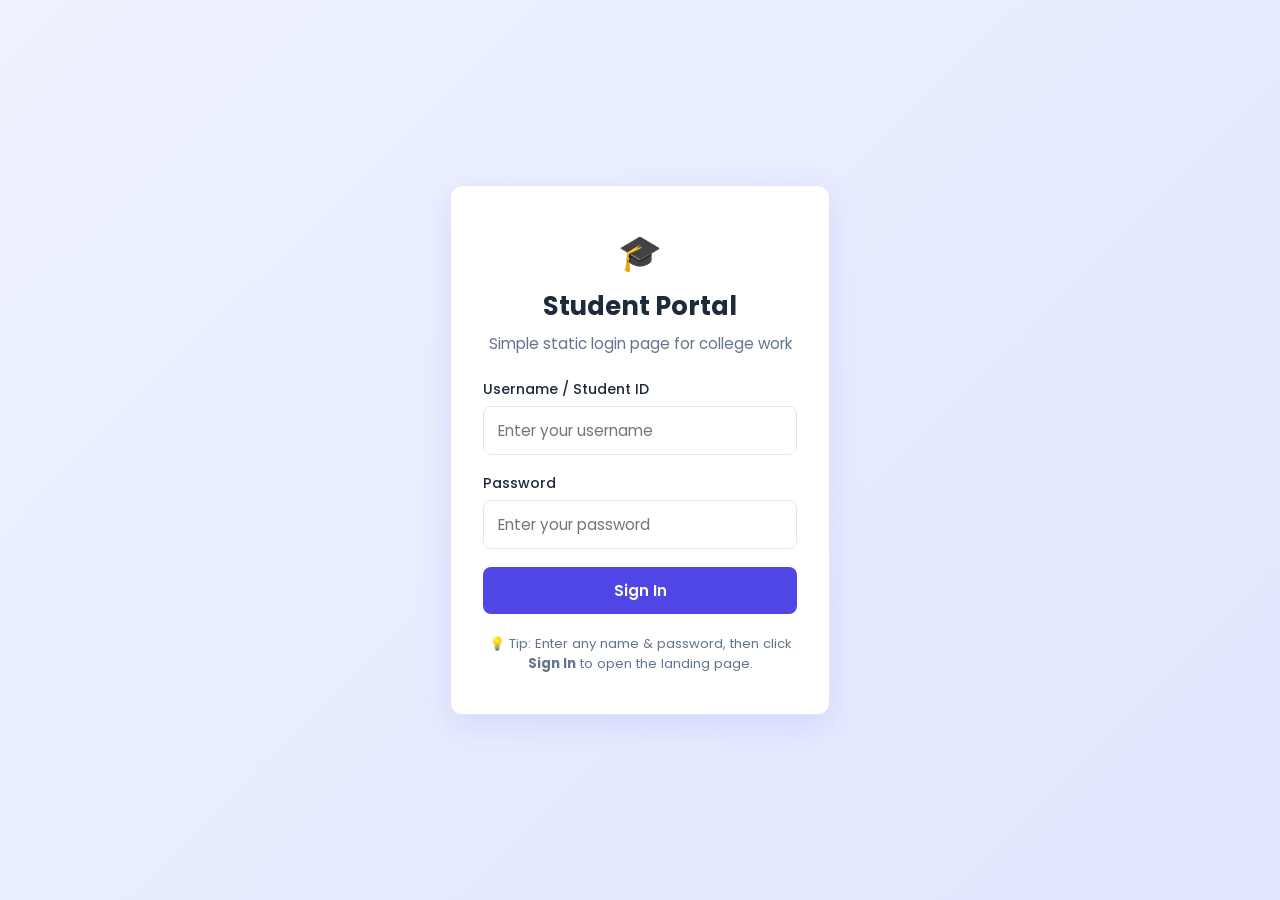
<file: index.html>
<!DOCTYPE html>
<html lang="en">
<head>
    <meta charset="UTF-8">
    <meta name="viewport" content="width=device-width, initial-scale=1.0">
    <title>Login - Simple Static Site</title>
    <link rel="stylesheet" href="style.css">
    <link href="https://fonts.googleapis.com/css2?family=Poppins:wght@300;400;500;600&display=swap" rel="stylesheet">
</head>
<body class="login-page">

    <div class="login-card">
        <div class="card-header">
            <div class="logo-circle">🎓</div>
            <h2>Student Portal</h2>
            <p>Simple static login page for college work</p>
        </div>

        <!-- Static Form: Directs natively to welcome.html without complicated JS -->
        <form action="welcome.html" method="get">
            <div class="form-group">
                <label for="username">Username / Student ID</label>
                <input type="text" id="username" name="username" placeholder="Enter your username" required>
            </div>

            <div class="form-group">
                <label for="password">Password</label>
                <input type="password" id="password" name="password" placeholder="Enter your password" required>
            </div>

            <button type="submit" class="btn btn-primary">Sign In</button>
        </form>

        <div class="card-footer">
            <p>💡 Tip: Enter any name & password, then click <strong>Sign In</strong> to open the landing page.</p>
        </div>
    </div>

</body>
</html>
</file>
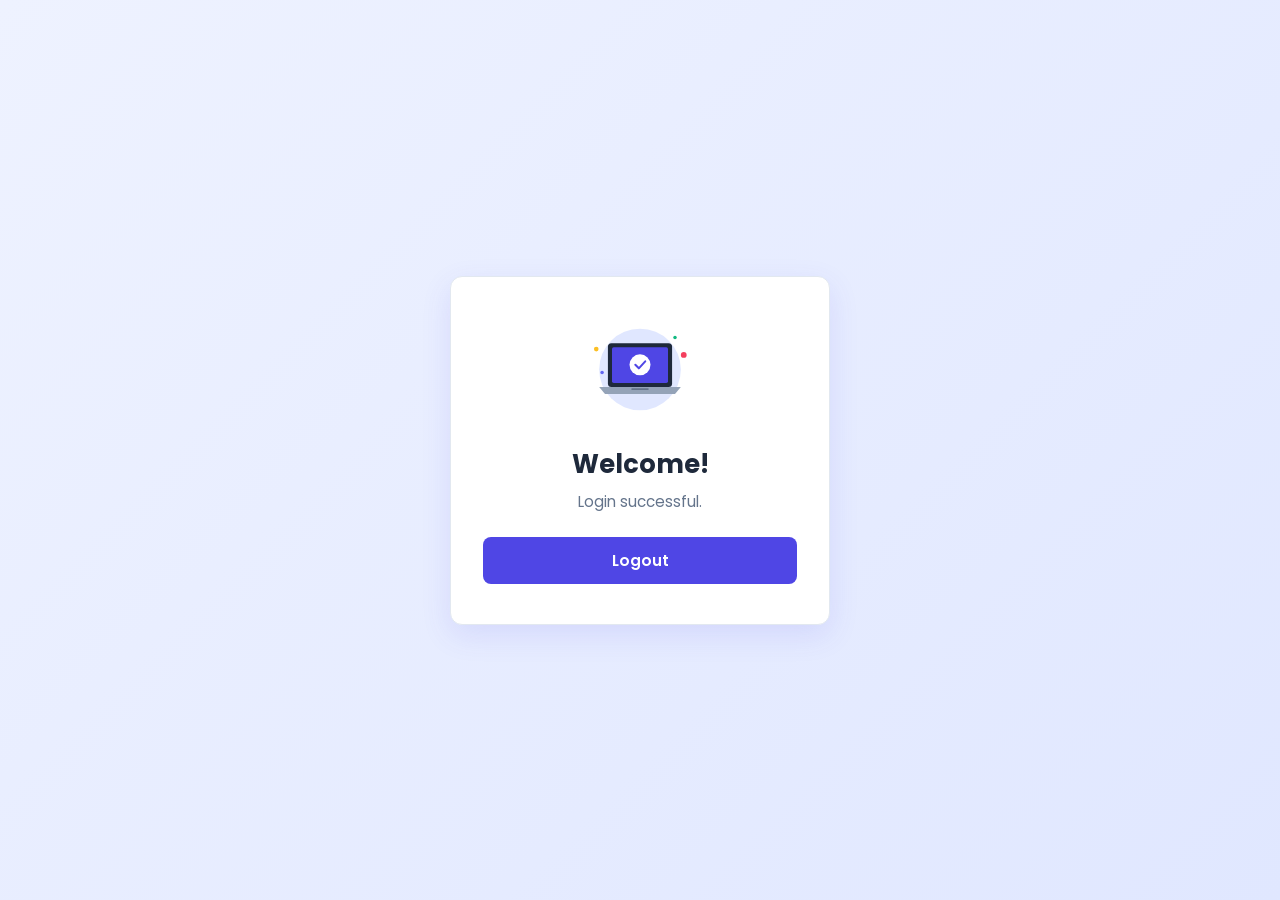
<file: welcome.html>
<!DOCTYPE html>
<html lang="en">
<head>
    <meta charset="UTF-8">
    <meta name="viewport" content="width=device-width, initial-scale=1.0">
    <title>Welcome</title>
    <link rel="stylesheet" href="style.css">
    <link href="https://fonts.googleapis.com/css2?family=Poppins:wght@300;400;500;600&display=swap" rel="stylesheet">
</head>
<body class="center-page">

    <div class="simple-card">
        <!-- Clean Vector Illustration -->
        <div class="card-illustration">
            <svg viewBox="0 0 240 180" xmlns="http://www.w3.org/2000/svg" class="mini-svg">
                <!-- Soft background aura -->
                <circle cx="120" cy="90" r="70" fill="#e0e7ff"/>
                
                <!-- Screen / Laptop -->
                <rect x="65" y="45" width="110" height="75" rx="6" fill="#1e293b"/>
                <rect x="72" y="52" width="96" height="61" rx="3" fill="#4f46e5"/>
                
                <!-- Checkmark on screen -->
                <circle cx="120" cy="82" r="18" fill="#ffffff"/>
                <path d="M112 82 L118 88 L129 76" fill="none" stroke="#4f46e5" stroke-width="3.5" stroke-linecap="round" stroke-linejoin="round"/>
                
                <!-- Laptop base -->
                <polygon points="50,120 190,120 180,132 60,132" fill="#94a3b8"/>
                <rect x="105" y="122" width="30" height="3" rx="1.5" fill="#64748b"/>
                
                <!-- Confetti stars -->
                <circle cx="45" cy="55" r="4" fill="#fbbf24"/>
                <circle cx="195" cy="65" r="5" fill="#f43f5e"/>
                <circle cx="180" cy="35" r="3" fill="#10b981"/>
                <circle cx="55" cy="95" r="3" fill="#6366f1"/>
            </svg>
        </div>

        <h1>Welcome!</h1>
        <p>Login successful.</p>

        <a href="index.html" class="btn btn-primary">Logout</a>
    </div>

</body>
</html>
</file>
<file: style.css>
/* ===================================================
   SIMPLE & MINIMAL STATIC SITE STYLES
   =================================================== */

:root {
    --primary: #4f46e5;
    --primary-hover: #4338ca;
    --text-main: #1e293b;
    --text-muted: #64748b;
    --border-color: #e2e8f0;
    --bg-page: #f8fafc;
    --white: #ffffff;
    --radius: 12px;
}

* {
    margin: 0;
    padding: 0;
    box-sizing: border-box;
}

body {
    font-family: 'Poppins', sans-serif;
    color: var(--text-main);
    background: linear-gradient(135deg, #eef2ff 0%, #e0e7ff 100%);
    min-height: 100vh;
    display: flex;
    align-items: center;
    justify-content: center;
    padding: 20px;
}

/* Centered Minimal Card (used for both Login and Welcome) */
.login-card,
.simple-card {
    background: var(--white);
    padding: 40px 32px;
    width: 100%;
    max-width: 380px;
    border-radius: var(--radius);
    box-shadow: 0 10px 30px rgba(79, 70, 229, 0.12);
    border: 1px solid var(--border-color);
    text-align: center;
}

/* Card Headers */
.card-header {
    margin-bottom: 24px;
}

.logo-circle {
    font-size: 2.2rem;
    margin-bottom: 8px;
}

.card-header h2,
.simple-card h1 {
    font-size: 1.6rem;
    font-weight: 700;
    color: var(--text-main);
    margin-bottom: 6px;
}

.card-header p,
.simple-card p {
    font-size: 0.95rem;
    color: var(--text-muted);
}

/* Simple Illustration */
.card-illustration {
    margin-bottom: 16px;
}

.mini-svg {
    width: 140px;
    height: auto;
}

.simple-card h1 {
    margin-top: 6px;
}

.simple-card p {
    margin-bottom: 24px;
}

/* Form Styles */
.form-group {
    text-align: left;
    margin-bottom: 18px;
}

.form-group label {
    display: block;
    font-size: 0.88rem;
    font-weight: 500;
    margin-bottom: 6px;
}

.form-group input {
    width: 100%;
    padding: 12px 14px;
    font-size: 0.95rem;
    font-family: inherit;
    border: 1.5px solid var(--border-color);
    border-radius: 8px;
    outline: none;
    transition: border-color 0.2s, box-shadow 0.2s;
}

.form-group input:focus {
    border-color: var(--primary);
    box-shadow: 0 0 0 3px rgba(79, 70, 229, 0.15);
}

/* Buttons */
.btn {
    display: inline-block;
    padding: 12px 20px;
    font-size: 0.95rem;
    font-weight: 600;
    text-align: center;
    text-decoration: none;
    border-radius: 8px;
    border: none;
    cursor: pointer;
    transition: all 0.2s ease;
    font-family: inherit;
    width: 100%;
}

.btn-primary {
    background-color: var(--primary);
    color: var(--white);
}

.btn-primary:hover {
    background-color: var(--primary-hover);
    box-shadow: 0 4px 12px rgba(79, 70, 229, 0.25);
}

.card-footer {
    margin-top: 20px;
    font-size: 0.82rem;
    color: var(--text-muted);
}
</file>
